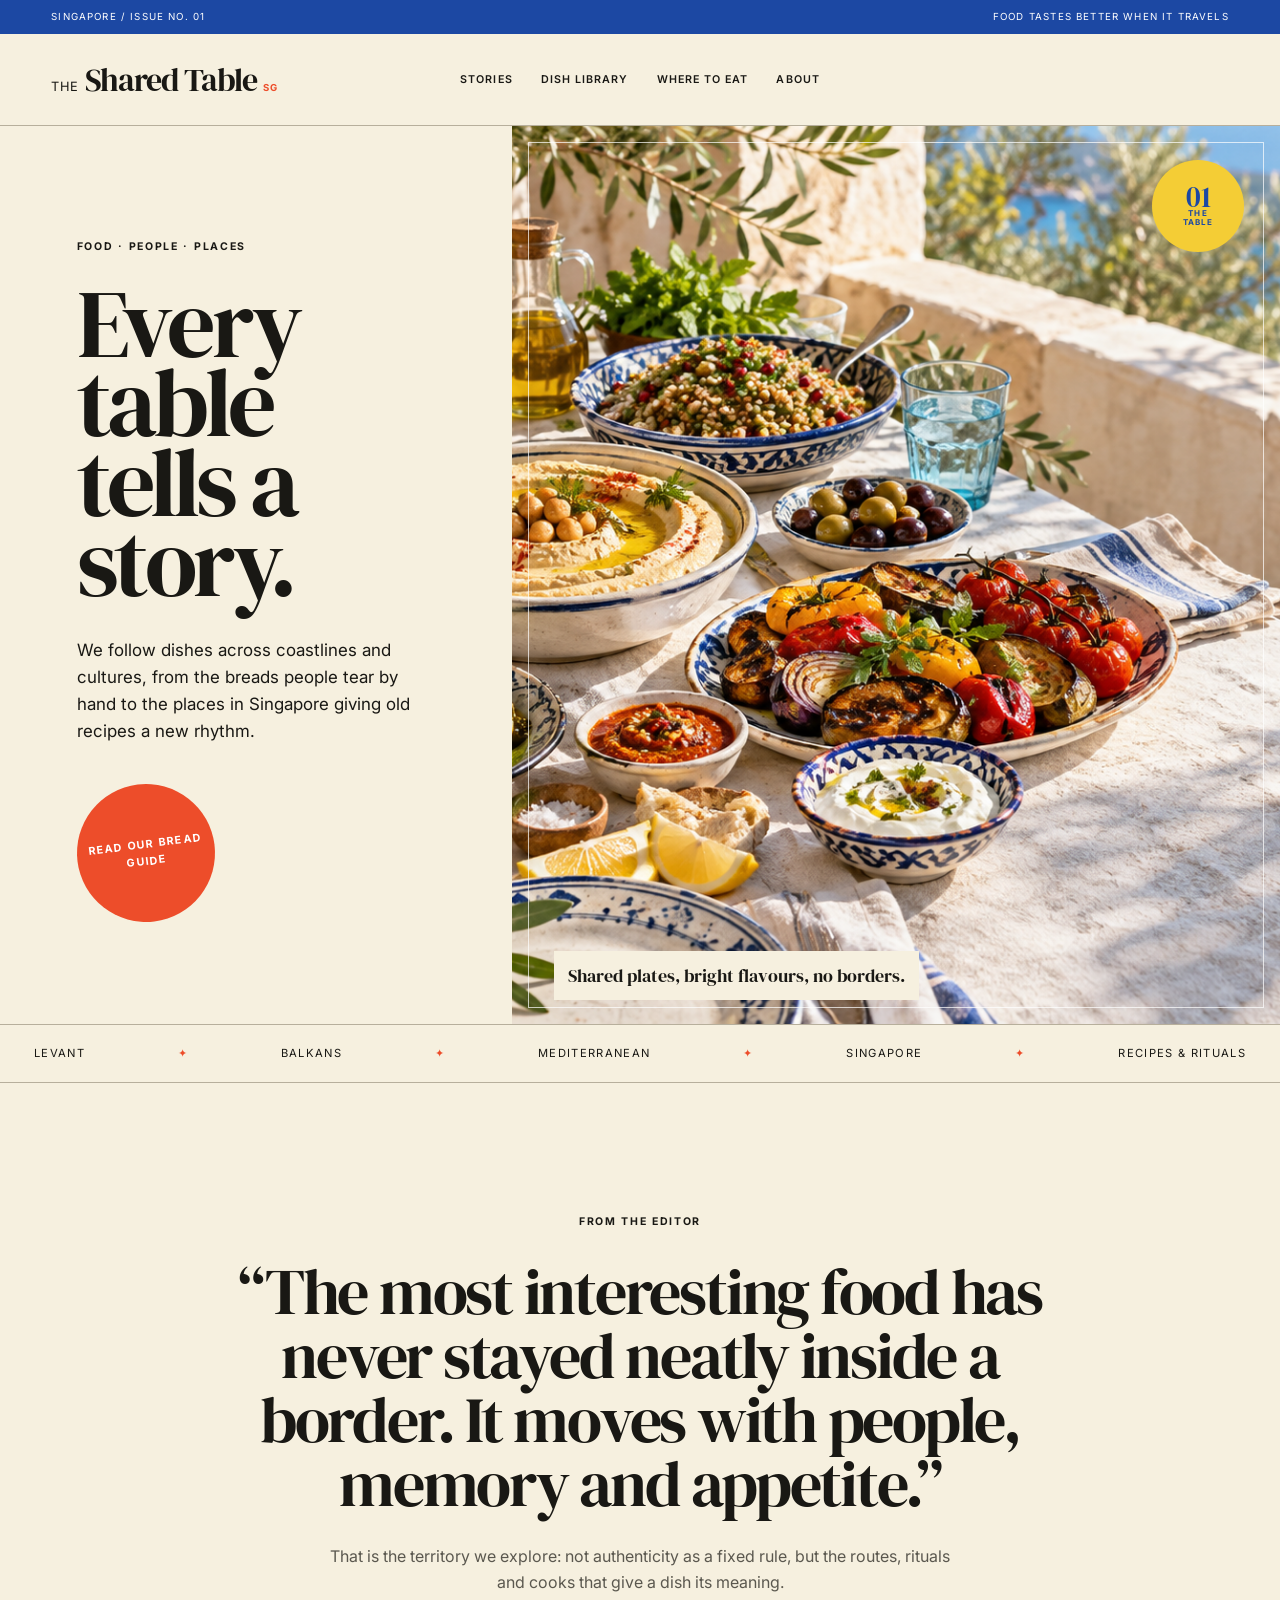
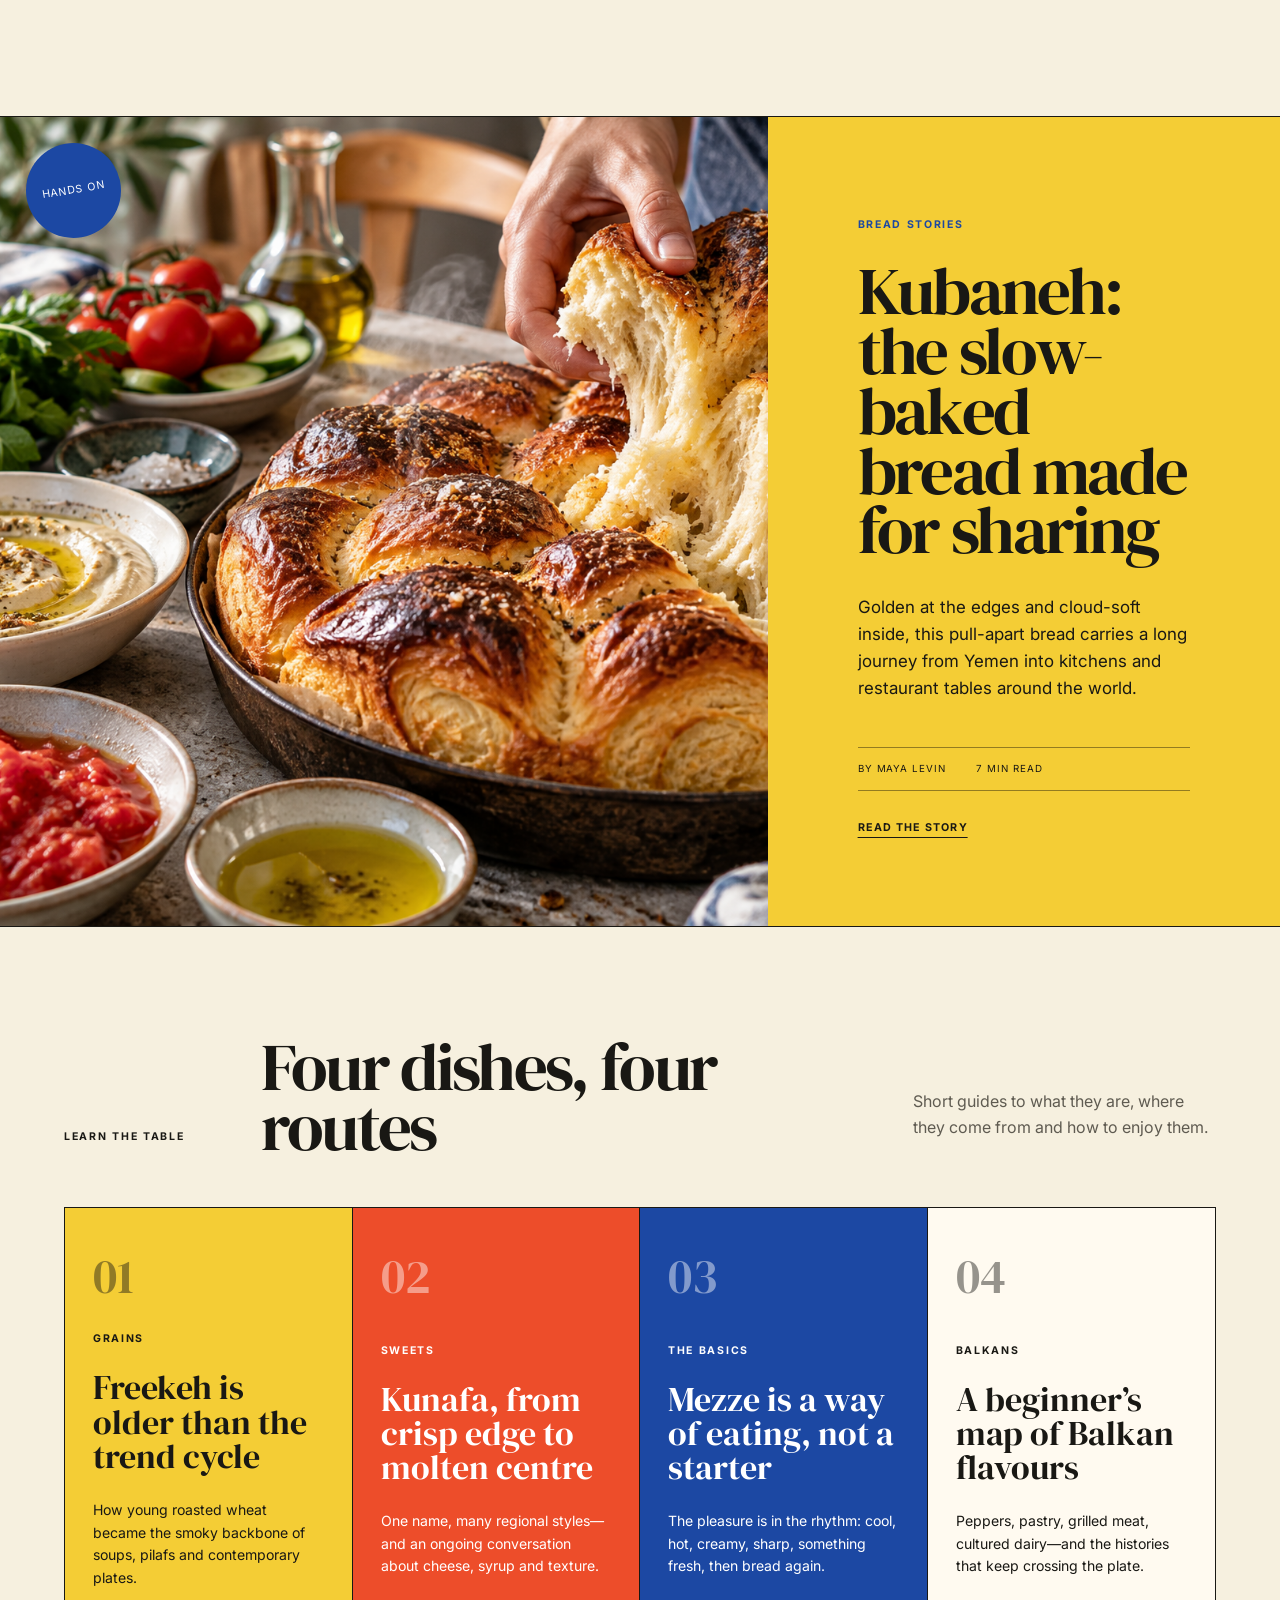
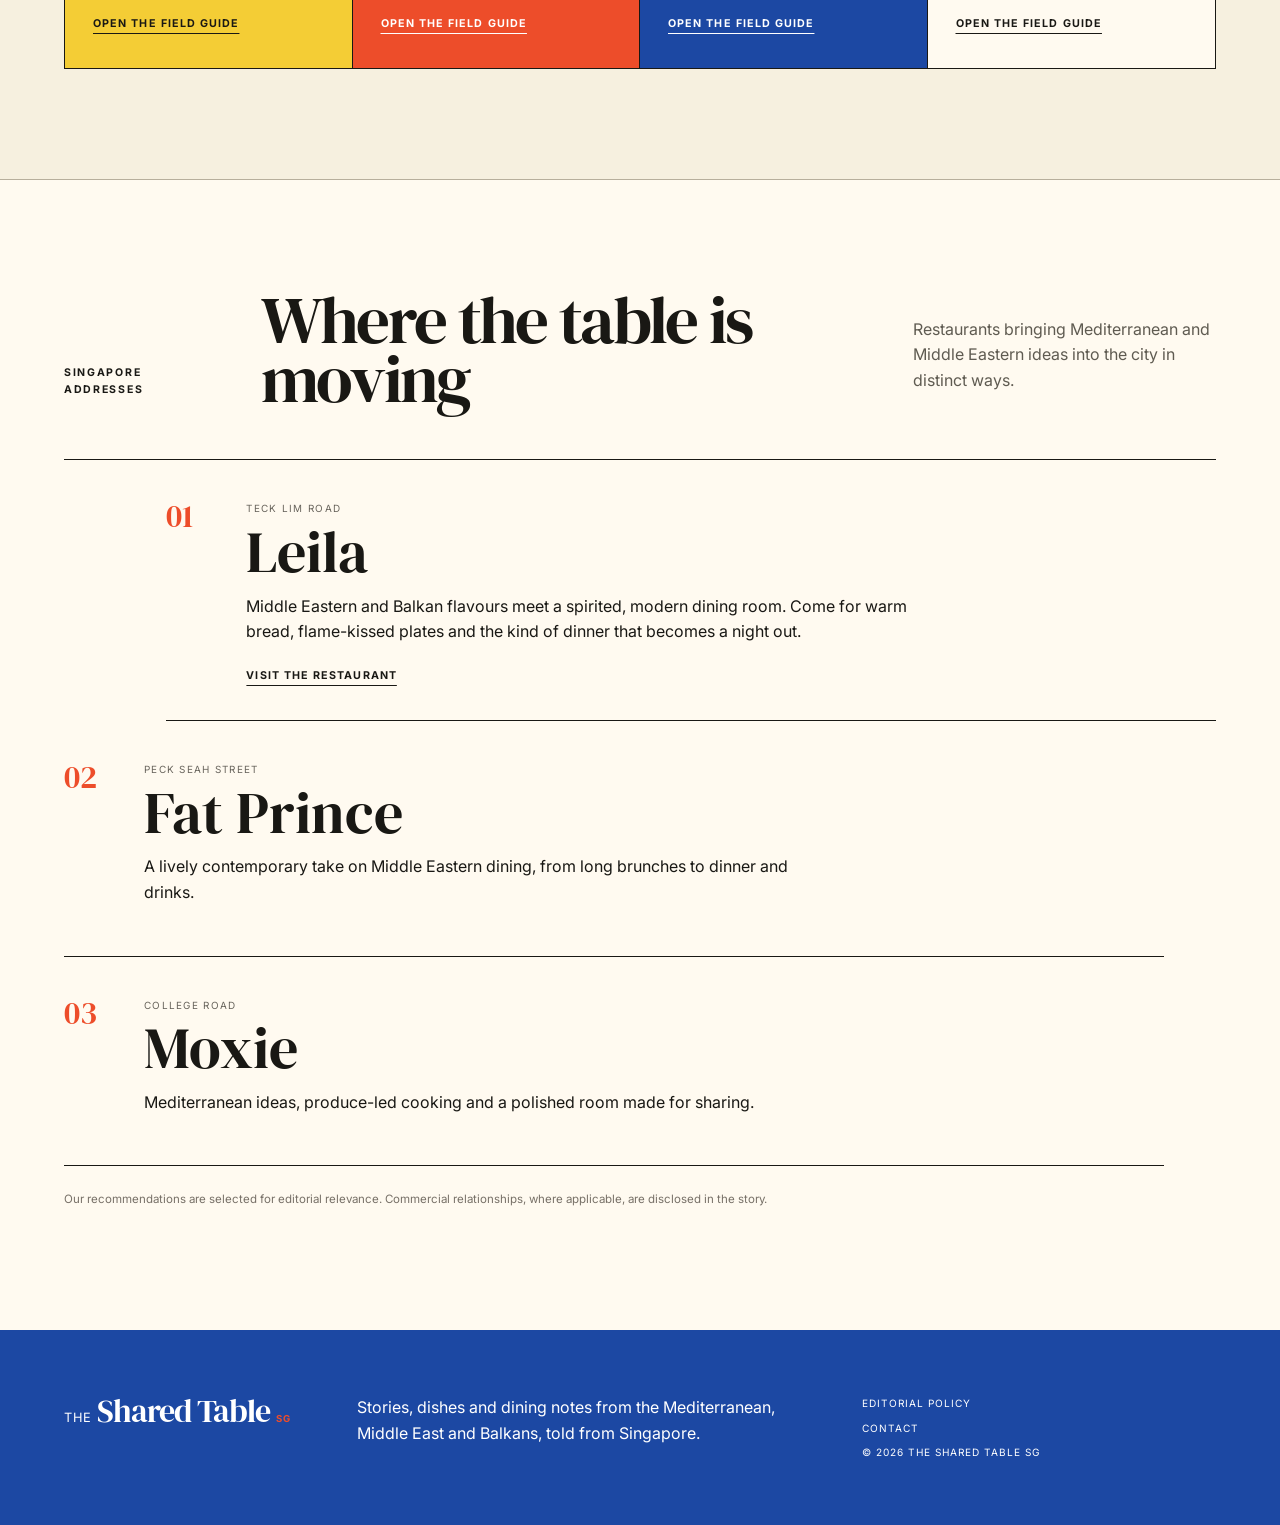
<file: index.html>
<!doctype html>
<html lang="en">
<head>
  <meta charset="utf-8"><meta name="viewport" content="width=device-width, initial-scale=1"><meta name="robots" content="noindex,nofollow">
  <title>The Shared Table SG — Food, culture and the Mediterranean table</title>
  <meta name="description" content="Stories, dishes and dining notes from the Mediterranean, Middle East and Balkans, told from Singapore.">
  <link rel="icon" type="image/svg+xml" href="data:image/svg+xml,%3Csvg xmlns='http://www.w3.org/2000/svg' viewBox='0 0 64 64'%3E%3Crect width='64' height='64' rx='32' fill='%231c48a3'/%3E%3Ccircle cx='32' cy='32' r='17' fill='%23f4cd35'/%3E%3Cpath d='M19 32h26M32 19v26' stroke='%231c48a3' stroke-width='4'/%3E%3C/svg%3E">
  <link rel="preconnect" href="https://fonts.googleapis.com"><link rel="preconnect" href="https://fonts.gstatic.com" crossorigin>
  <link href="https://fonts.googleapis.com/css2?family=DM+Serif+Display:ital@0;1&family=Inter:wght@400;500;600;700&display=swap" rel="stylesheet">
  <link rel="stylesheet" href="styles.css">
</head>
<body>
  <div class="utility"><span>Singapore / Issue No. 01</span><span>Food tastes better when it travels</span></div>
  <header class="site-header">
    <a class="logo" href="index.html"><span>The</span> Shared Table <b>SG</b></a>
    <nav aria-label="Primary navigation"><a href="#stories">Stories</a><a href="#dishes">Dish library</a><a href="#places">Where to eat</a><a href="about.html">About</a></nav>
    <button class="menu" type="button" aria-label="Open menu" aria-expanded="false">Menu</button>
  </header>
  <main>
    <section class="hero">
      <div class="hero-copy"><p class="label">Food · People · Places</p><h1>Every table tells a story.</h1><p>We follow dishes across coastlines and cultures, from the breads people tear by hand to the places in Singapore giving old recipes a new rhythm.</p><a class="round-link" href="kubaneh-guide.html">Read our bread guide</a></div>
      <div class="hero-visual"><img src="assets/mediterranean-table.png" alt="A sunlit Mediterranean table filled with dishes"><span class="stamp">01<br><small>THE<br>TABLE</small></span><p>Shared plates, bright flavours, no borders.</p></div>
    </section>

    <section class="marquee" aria-label="Topics"><span>Levant</span><i>✦</i><span>Balkans</span><i>✦</i><span>Mediterranean</span><i>✦</i><span>Singapore</span><i>✦</i><span>Recipes & rituals</span></section>

    <section class="editor-note">
      <p class="label">From the editor</p>
      <blockquote>“The most interesting food has never stayed neatly inside a border. It moves with people, memory and appetite.”</blockquote>
      <p>That is the territory we explore: not authenticity as a fixed rule, but the routes, rituals and cooks that give a dish its meaning.</p>
    </section>

    <section class="feature" id="stories">
      <div class="feature-image"><img src="assets/kubaneh-bread.png" alt="Fresh braided bread being pulled apart at the table"><span>Hands on</span></div>
      <article><p class="label blue">Bread stories</p><h2>Kubaneh: the slow-baked bread made for sharing</h2><p>Golden at the edges and cloud-soft inside, this pull-apart bread carries a long journey from Yemen into kitchens and restaurant tables around the world.</p><div class="byline"><span>By Maya Levin</span><span>7 min read</span></div><a href="kubaneh-guide.html">Read the story</a></article>
    </section>

    <section class="story-section" id="dishes">
      <div class="section-title"><p class="label">Learn the table</p><h2>Four dishes, four routes</h2><p>Short guides to what they are, where they come from and how to enjoy them.</p></div>
      <div class="story-grid">
        <article class="story yellow"><span class="story-num">01</span><p class="label">Grains</p><h3>Freekeh is older than the trend cycle</h3><p>How young roasted wheat became the smoky backbone of soups, pilafs and contemporary plates.</p><a href="kubaneh-guide.html">Open the field guide</a></article>
        <article class="story tomato"><span class="story-num">02</span><p class="label">Sweets</p><h3>Kunafa, from crisp edge to molten centre</h3><p>One name, many regional styles—and an ongoing conversation about cheese, syrup and texture.</p><a href="kubaneh-guide.html">Open the field guide</a></article>
        <article class="story cobalt"><span class="story-num">03</span><p class="label">The basics</p><h3>Mezze is a way of eating, not a starter</h3><p>The pleasure is in the rhythm: cool, hot, creamy, sharp, something fresh, then bread again.</p><a href="kubaneh-guide.html">Open the field guide</a></article>
        <article class="story cream"><span class="story-num">04</span><p class="label">Balkans</p><h3>A beginner’s map of Balkan flavours</h3><p>Peppers, pastry, grilled meat, cultured dairy—and the histories that keep crossing the plate.</p><a href="kubaneh-guide.html">Open the field guide</a></article>
      </div>
    </section>

    <section class="places" id="places">
      <div class="section-title"><p class="label">Singapore addresses</p><h2>Where the table is moving</h2><p>Restaurants bringing Mediterranean and Middle Eastern ideas into the city in distinct ways.</p></div>
      <div class="place-grid">
        <article class="place-card featured"><p class="number">01</p><div><span>Teck Lim Road</span><h3>Leila</h3><p>Middle Eastern and Balkan flavours meet a spirited, modern dining room. Come for warm bread, flame-kissed plates and the kind of dinner that becomes a night out.</p><a href="https://www.leilasingapore.com/" target="_blank" rel="noopener">Visit the restaurant</a></div></article>
        <article class="place-card"><p class="number">02</p><div><span>Peck Seah Street</span><h3>Fat Prince</h3><p>A lively contemporary take on Middle Eastern dining, from long brunches to dinner and drinks.</p></div></article>
        <article class="place-card"><p class="number">03</p><div><span>College Road</span><h3>Moxie</h3><p>Mediterranean ideas, produce-led cooking and a polished room made for sharing.</p></div></article>
      </div>
      <p class="fine-print">Our recommendations are selected for editorial relevance. Commercial relationships, where applicable, are disclosed in the story.</p>
    </section>
  </main>
  <footer><a class="logo" href="index.html"><span>The</span> Shared Table <b>SG</b></a><p>Stories, dishes and dining notes from the Mediterranean, Middle East and Balkans, told from Singapore.</p><div><a href="about.html">Editorial policy</a><a href="mailto:hello@sharedtable.sg">Contact</a><span>© 2026 The Shared Table SG</span></div></footer>
  <script src="script.js"></script>
</body></html>
</file>
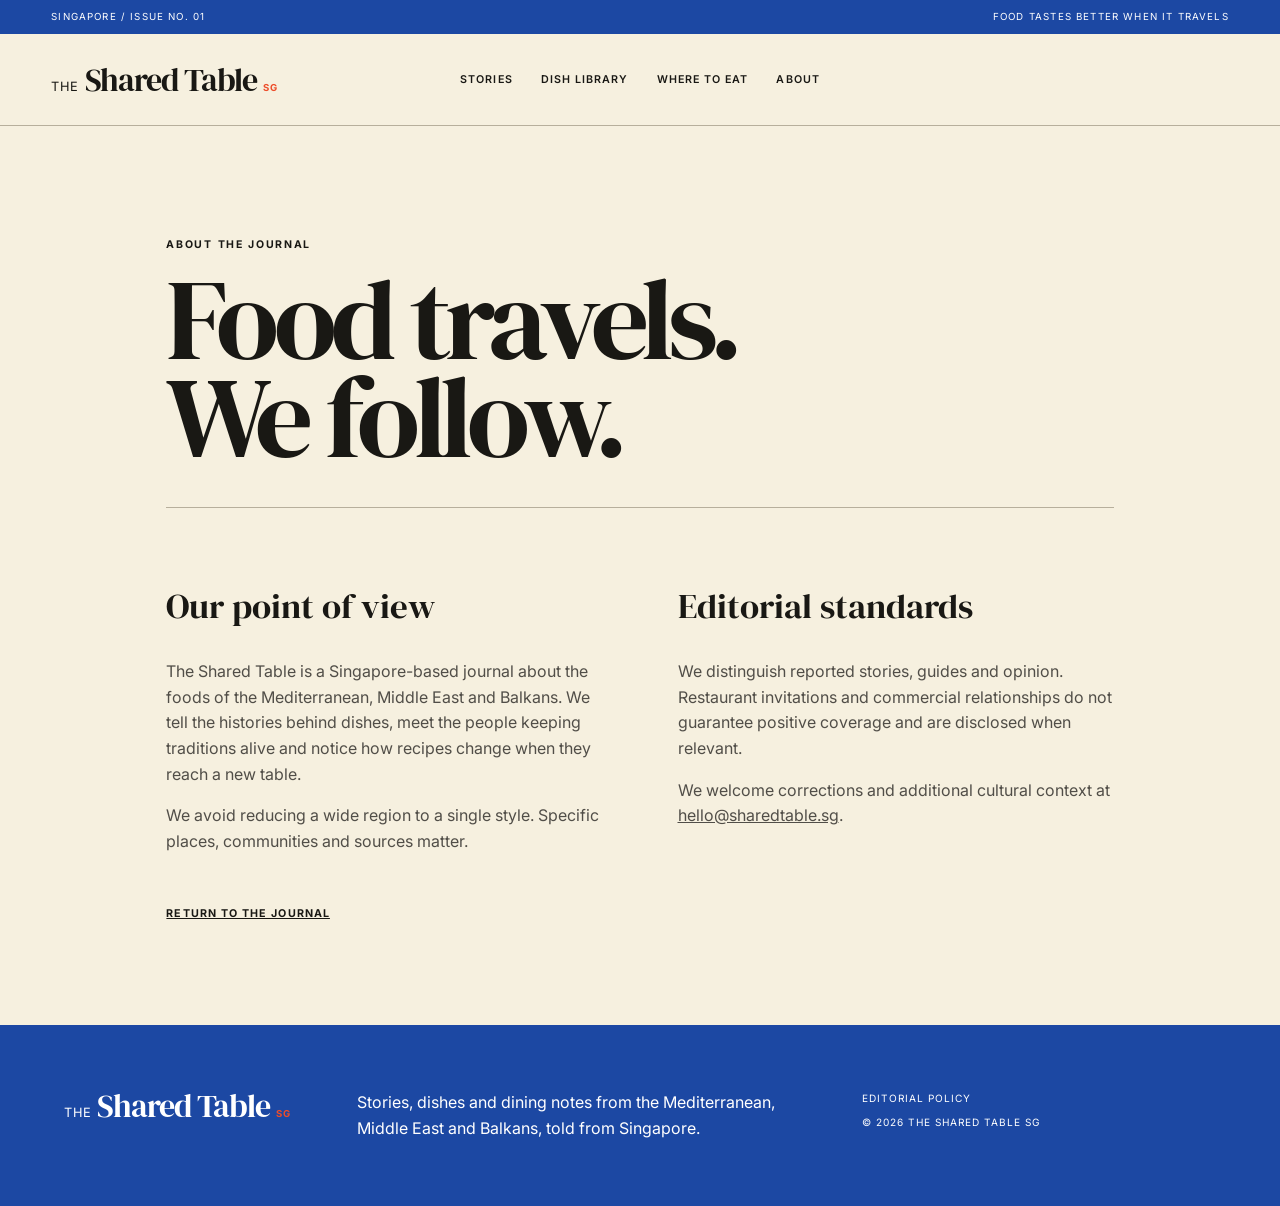
<file: about.html>
<!doctype html><html lang="en"><head><meta charset="utf-8"><meta name="viewport" content="width=device-width, initial-scale=1"><meta name="robots" content="noindex,nofollow"><title>About — The Shared Table SG</title><link rel="icon" type="image/svg+xml" href="data:image/svg+xml,%3Csvg xmlns='http://www.w3.org/2000/svg' viewBox='0 0 64 64'%3E%3Crect width='64' height='64' rx='32' fill='%231c48a3'/%3E%3Ccircle cx='32' cy='32' r='17' fill='%23f4cd35'/%3E%3Cpath d='M19 32h26M32 19v26' stroke='%231c48a3' stroke-width='4'/%3E%3C/svg%3E"><link rel="preconnect" href="https://fonts.googleapis.com"><link rel="preconnect" href="https://fonts.gstatic.com" crossorigin><link href="https://fonts.googleapis.com/css2?family=DM+Serif+Display:ital@0;1&family=Inter:wght@400;500;600;700&display=swap" rel="stylesheet"><link rel="stylesheet" href="styles.css"></head><body><div class="utility"><span>Singapore / Issue No. 01</span><span>Food tastes better when it travels</span></div><header class="site-header"><a class="logo" href="index.html"><span>The</span> Shared Table <b>SG</b></a><nav><a href="index.html#stories">Stories</a><a href="index.html#dishes">Dish library</a><a href="index.html#places">Where to eat</a><a href="about.html">About</a></nav><button class="menu" type="button" aria-label="Open menu">Menu</button></header><main class="about"><p class="label">About the journal</p><h1>Food travels.<br>We follow.</h1><div class="about-grid"><section><h2>Our point of view</h2><p>The Shared Table is a Singapore-based journal about the foods of the Mediterranean, Middle East and Balkans. We tell the histories behind dishes, meet the people keeping traditions alive and notice how recipes change when they reach a new table.</p><p>We avoid reducing a wide region to a single style. Specific places, communities and sources matter.</p></section><section><h2>Editorial standards</h2><p>We distinguish reported stories, guides and opinion. Restaurant invitations and commercial relationships do not guarantee positive coverage and are disclosed when relevant.</p><p>We welcome corrections and additional cultural context at <a href="mailto:hello@sharedtable.sg">hello@sharedtable.sg</a>.</p></section></div><a class="back" href="index.html">Return to the journal</a></main><footer><a class="logo" href="index.html"><span>The</span> Shared Table <b>SG</b></a><p>Stories, dishes and dining notes from the Mediterranean, Middle East and Balkans, told from Singapore.</p><div><a href="about.html">Editorial policy</a><span>© 2026 The Shared Table SG</span></div></footer><script src="script.js"></script></body></html>
</file>
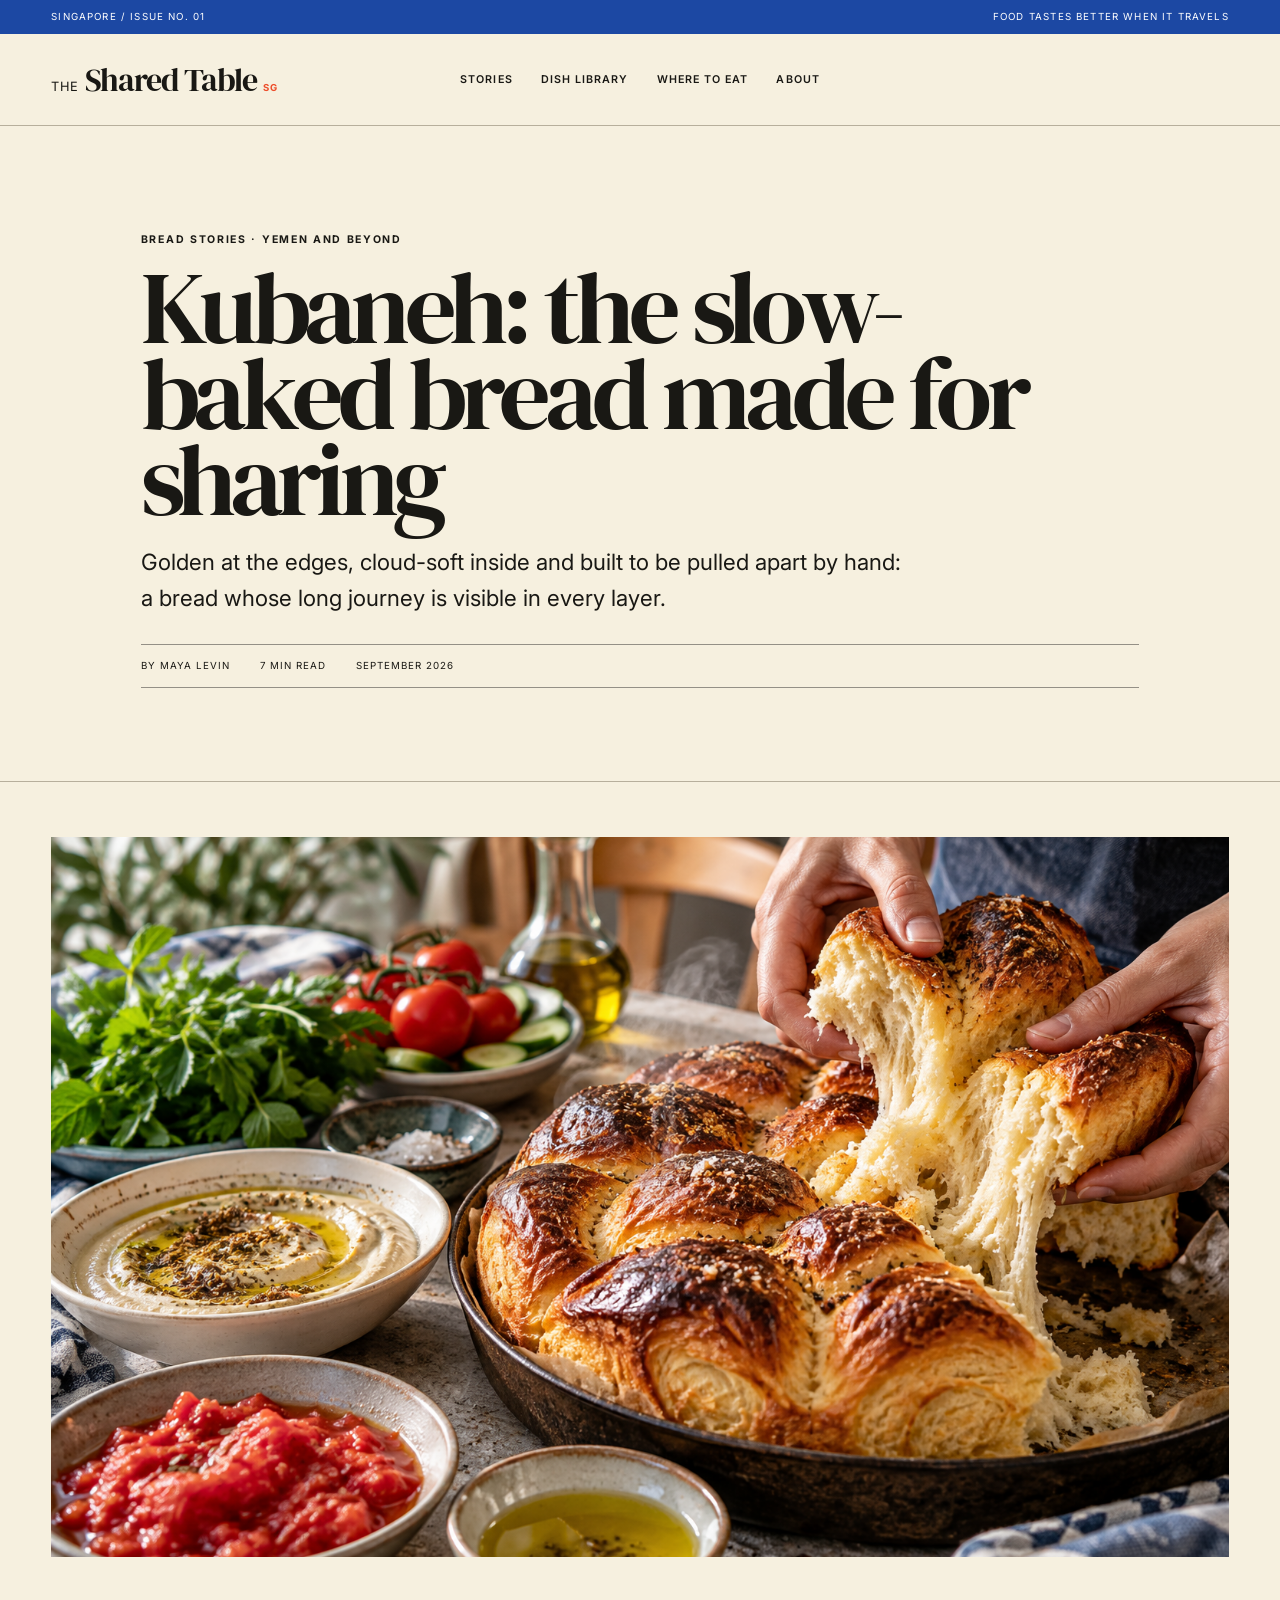
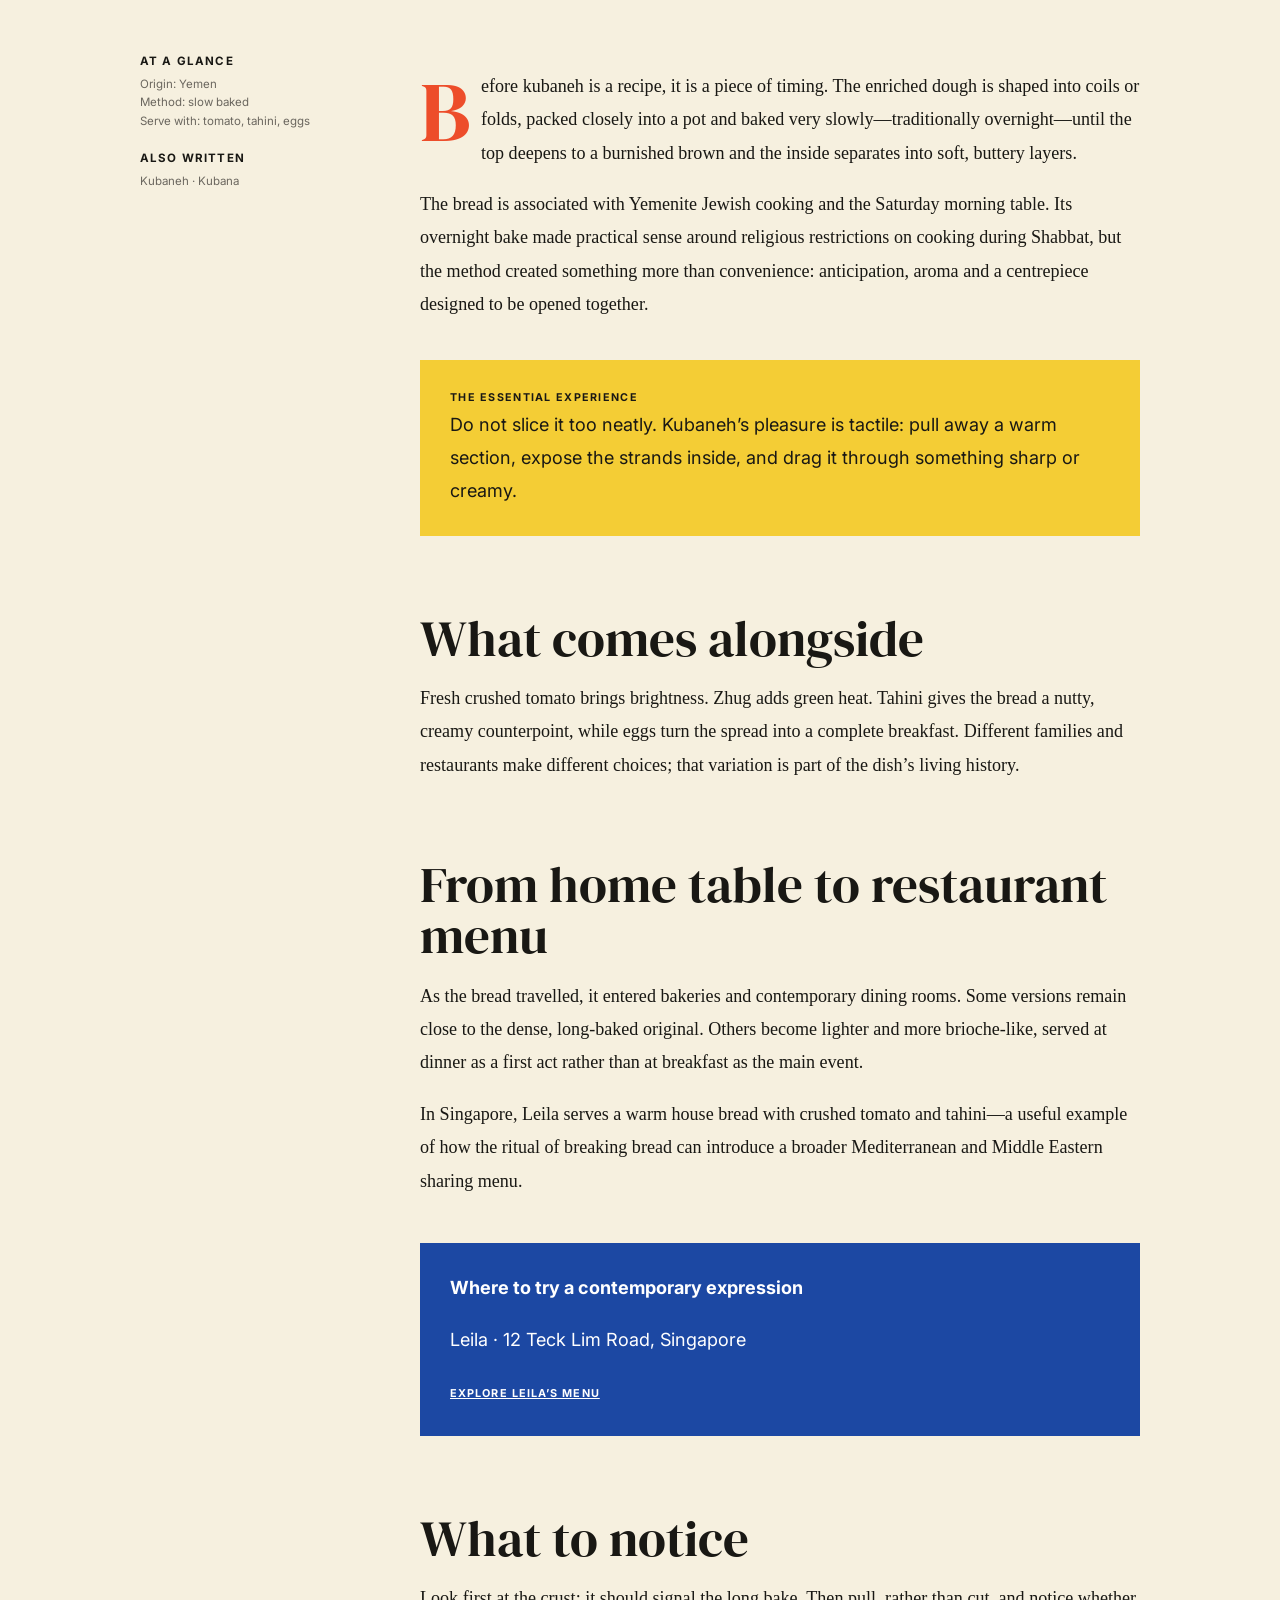
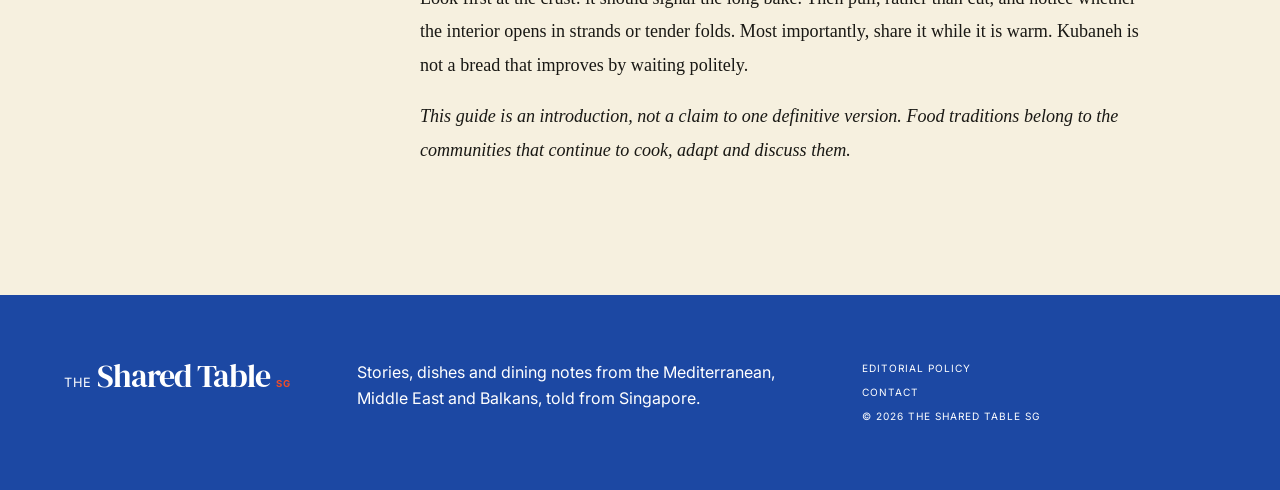
<file: kubaneh-guide.html>
<!doctype html><html lang="en"><head><meta charset="utf-8"><meta name="viewport" content="width=device-width, initial-scale=1"><meta name="robots" content="noindex,nofollow"><title>Kubaneh: The Slow-Baked Bread Made for Sharing — The Shared Table SG</title><meta name="description" content="A short cultural guide to kubaneh, the slow-baked pull-apart bread."><link rel="icon" type="image/svg+xml" href="data:image/svg+xml,%3Csvg xmlns='http://www.w3.org/2000/svg' viewBox='0 0 64 64'%3E%3Crect width='64' height='64' rx='32' fill='%231c48a3'/%3E%3Ccircle cx='32' cy='32' r='17' fill='%23f4cd35'/%3E%3Cpath d='M19 32h26M32 19v26' stroke='%231c48a3' stroke-width='4'/%3E%3C/svg%3E"><link rel="preconnect" href="https://fonts.googleapis.com"><link rel="preconnect" href="https://fonts.gstatic.com" crossorigin><link href="https://fonts.googleapis.com/css2?family=DM+Serif+Display:ital@0;1&family=Inter:wght@400;500;600;700&display=swap" rel="stylesheet"><link rel="stylesheet" href="styles.css"></head><body><div class="utility"><span>Singapore / Issue No. 01</span><span>Food tastes better when it travels</span></div><header class="site-header"><a class="logo" href="index.html"><span>The</span> Shared Table <b>SG</b></a><nav><a href="index.html#stories">Stories</a><a href="index.html#dishes">Dish library</a><a href="index.html#places">Where to eat</a><a href="about.html">About</a></nav><button class="menu" type="button" aria-label="Open menu" aria-expanded="false">Menu</button></header><main><header class="article-header"><p class="label">Bread stories · Yemen and beyond</p><h1>Kubaneh: the slow-baked bread made for sharing</h1><p class="dek">Golden at the edges, cloud-soft inside and built to be pulled apart by hand: a bread whose long journey is visible in every layer.</p><div class="byline"><span>By Maya Levin</span><span>7 min read</span><span>September 2026</span></div></header><img class="article-image" src="assets/kubaneh-bread.png" alt="Hands pulling apart fresh golden kubaneh-style bread"><div class="article-layout"><aside class="article-aside"><strong>At a glance</strong>Origin: Yemen<br>Method: slow baked<br>Serve with: tomato, tahini, eggs<br><br><strong>Also written</strong>Kubaneh · Kubana</aside><article class="prose"><p>Before kubaneh is a recipe, it is a piece of timing. The enriched dough is shaped into coils or folds, packed closely into a pot and baked very slowly—traditionally overnight—until the top deepens to a burnished brown and the inside separates into soft, buttery layers.</p><p>The bread is associated with Yemenite Jewish cooking and the Saturday morning table. Its overnight bake made practical sense around religious restrictions on cooking during Shabbat, but the method created something more than convenience: anticipation, aroma and a centrepiece designed to be opened together.</p><div class="fact-box"><strong>The essential experience</strong>Do not slice it too neatly. Kubaneh’s pleasure is tactile: pull away a warm section, expose the strands inside, and drag it through something sharp or creamy.</div><h2>What comes alongside</h2><p>Fresh crushed tomato brings brightness. Zhug adds green heat. Tahini gives the bread a nutty, creamy counterpoint, while eggs turn the spread into a complete breakfast. Different families and restaurants make different choices; that variation is part of the dish’s living history.</p><h2>From home table to restaurant menu</h2><p>As the bread travelled, it entered bakeries and contemporary dining rooms. Some versions remain close to the dense, long-baked original. Others become lighter and more brioche-like, served at dinner as a first act rather than at breakfast as the main event.</p><p>In Singapore, Leila serves a warm house bread with crushed tomato and tahini—a useful example of how the ritual of breaking bread can introduce a broader Mediterranean and Middle Eastern sharing menu.</p><div class="article-cta"><strong>Where to try a contemporary expression</strong><p>Leila · 12 Teck Lim Road, Singapore</p><a href="https://www.leilasingapore.com/" target="_blank" rel="noopener">Explore Leila’s menu</a></div><h2>What to notice</h2><p>Look first at the crust: it should signal the long bake. Then pull, rather than cut, and notice whether the interior opens in strands or tender folds. Most importantly, share it while it is warm. Kubaneh is not a bread that improves by waiting politely.</p><p><em>This guide is an introduction, not a claim to one definitive version. Food traditions belong to the communities that continue to cook, adapt and discuss them.</em></p></article></div></main><footer><a class="logo" href="index.html"><span>The</span> Shared Table <b>SG</b></a><p>Stories, dishes and dining notes from the Mediterranean, Middle East and Balkans, told from Singapore.</p><div><a href="about.html">Editorial policy</a><a href="mailto:hello@sharedtable.sg">Contact</a><span>© 2026 The Shared Table SG</span></div></footer><script src="script.js"></script></body></html>
</file>
<file: styles.css>
:root{--blue:#1c48a3;--yellow:#f4cd35;--tomato:#ed4d2a;--cream:#f6f0df;--ink:#191814;--line:#b7af9c}*{box-sizing:border-box}html{scroll-behavior:smooth}body{margin:0;background:var(--cream);color:var(--ink);font:16px/1.6 Inter,Arial,sans-serif}img{display:block;max-width:100%}a{color:inherit}.utility{min-height:34px;padding:6px clamp(18px,4vw,60px);display:flex;align-items:center;justify-content:space-between;background:var(--blue);color:#fff;text-transform:uppercase;letter-spacing:.12em;font-size:.61rem}.site-header{height:92px;padding:0 clamp(18px,4vw,60px);display:grid;grid-template-columns:1fr auto 1fr;align-items:center;border-bottom:1px solid var(--line)}.logo{font:2rem/1 "DM Serif Display",serif;text-decoration:none;letter-spacing:-.035em}.logo span{font-size:.8rem;font-family:Inter;letter-spacing:.04em;text-transform:uppercase}.logo b{color:var(--tomato);font:700 .6rem Inter;letter-spacing:.1em}.site-header nav{display:flex;gap:28px}.site-header nav a{text-decoration:none;text-transform:uppercase;letter-spacing:.1em;font-weight:600;font-size:.67rem}.site-header nav a:hover{color:var(--tomato)}.menu{display:none;justify-self:end;background:none;border:0;text-transform:uppercase;letter-spacing:.1em}.hero{display:grid;grid-template-columns:.8fr 1.2fr;min-height:680px;border-bottom:1px solid var(--line)}.hero-copy{padding:clamp(55px,8vw,120px) clamp(25px,6vw,95px);display:flex;flex-direction:column;align-items:flex-start;justify-content:center}.label{text-transform:uppercase;letter-spacing:.16em;font-weight:700;font-size:.66rem}.hero h1{font:400 clamp(4.2rem,7.5vw,8rem)/.83 "DM Serif Display",serif;letter-spacing:-.045em;margin:.18em 0}.hero-copy>p:not(.label){max-width:530px;font-size:1.06rem}.round-link{display:inline-flex;align-items:center;justify-content:center;text-align:center;width:138px;height:138px;border-radius:50%;background:var(--tomato);color:#fff;text-transform:uppercase;text-decoration:none;font-size:.67rem;letter-spacing:.12em;font-weight:700;margin-top:22px;transform:rotate(-7deg);transition:.25s}.round-link:hover{transform:rotate(0deg) scale(1.04);background:var(--blue)}.hero-visual{position:relative;min-height:580px;background:var(--yellow);overflow:hidden}.hero-visual img{width:100%;height:100%;object-fit:cover}.hero-visual:after{content:"";position:absolute;inset:16px;border:1px solid rgba(255,255,255,.7);pointer-events:none}.hero-visual>p{position:absolute;left:42px;bottom:24px;background:var(--cream);padding:10px 14px;margin:0;font-family:"DM Serif Display";font-size:1.15rem}.stamp{position:absolute;right:36px;top:34px;background:var(--yellow);color:var(--blue);width:92px;height:92px;border-radius:50%;display:grid;place-content:center;text-align:center;font:400 1.8rem/.8 "DM Serif Display"}.stamp small{font:700 .5rem/1.1 Inter;letter-spacing:.15em}.marquee{height:58px;display:flex;align-items:center;justify-content:space-around;gap:25px;white-space:nowrap;overflow:hidden;border-bottom:1px solid var(--line);text-transform:uppercase;font-size:.7rem;letter-spacing:.12em}.marquee i{color:var(--tomato);font-style:normal}.editor-note{max-width:930px;margin:0 auto;padding:120px 35px;text-align:center}.editor-note blockquote{font:400 clamp(2.6rem,5vw,5rem)/1 "DM Serif Display",serif;letter-spacing:-.035em;margin:.45em 0}.editor-note>p:last-child{max-width:620px;margin:0 auto;color:#5b584f}.feature{display:grid;grid-template-columns:1.2fr .8fr;background:var(--yellow);border-top:1px solid var(--ink);border-bottom:1px solid var(--ink)}.feature-image{position:relative}.feature-image img{width:100%;height:100%;min-height:620px;object-fit:cover}.feature-image>span{position:absolute;top:26px;left:26px;background:var(--blue);color:#fff;border-radius:50%;width:95px;height:95px;display:grid;place-items:center;text-transform:uppercase;font-size:.66rem;letter-spacing:.08em;transform:rotate(-10deg)}.feature article{padding:clamp(45px,7vw,100px);display:flex;flex-direction:column;justify-content:center}.blue{color:var(--blue)}.feature h2,.section-title h2{font:400 clamp(3rem,5.2vw,5.5rem)/.9 "DM Serif Display",serif;letter-spacing:-.04em;margin:.25em 0}.feature article>p:not(.label){font-size:1.06rem;max-width:600px}.byline{display:flex;gap:30px;border-top:1px solid rgba(0,0,0,.4);border-bottom:1px solid rgba(0,0,0,.4);padding:13px 0;margin:28px 0;text-transform:uppercase;font-size:.61rem;letter-spacing:.1em}.feature article>a,.story a,.place-card a{text-transform:uppercase;font-size:.67rem;letter-spacing:.1em;font-weight:700;text-underline-offset:6px}.story-section,.places{padding:110px clamp(18px,5vw,78px)}.section-title{display:grid;grid-template-columns:.5fr 2fr 1fr;gap:45px;align-items:end;margin-bottom:50px}.section-title h2{margin:0}.section-title>p:last-child{color:#5f5b51;max-width:400px}.story-grid{display:grid;grid-template-columns:repeat(4,1fr);border:1px solid var(--ink)}.story{padding:35px 28px;min-height:460px;display:flex;flex-direction:column;border-right:1px solid var(--ink)}.story:last-child{border:0}.story.yellow{background:var(--yellow)}.story.tomato{background:var(--tomato);color:#fff}.story.cobalt{background:var(--blue);color:#fff}.story.cream{background:#fffaf0}.story-num{font:400 3rem "DM Serif Display";opacity:.45;margin-bottom:auto}.story h3{font:400 2.1rem/1.02 "DM Serif Display";margin:.35em 0}.story p:not(.label){font-size:.88rem}.story a{margin-top:auto}.places{background:#fffaf0;border-top:1px solid var(--line)}.place-grid{border-top:1px solid var(--ink)}.place-card{display:grid;grid-template-columns:80px 1fr;padding:34px 0;border-bottom:1px solid var(--ink);max-width:1100px}.place-card .number{font:400 2rem "DM Serif Display";color:var(--tomato);margin:0}.place-card span{font-size:.62rem;text-transform:uppercase;letter-spacing:.13em;color:#68645c}.place-card h3{font:400 clamp(2.4rem,4.5vw,4.7rem)/.9 "DM Serif Display";margin:.1em 0}.place-card p{max-width:680px}.place-card.featured{margin-left:8vw}.fine-print{font-size:.72rem;color:#777067;margin-top:24px}footer{padding:65px clamp(18px,5vw,78px);background:var(--blue);color:#fff;display:grid;grid-template-columns:.7fr 1.3fr 1fr;gap:45px}footer p{max-width:500px;margin:0}footer>div{display:flex;flex-direction:column;gap:8px;text-transform:uppercase;font-size:.63rem;letter-spacing:.1em}footer a{text-decoration:none}
.article-header{padding:95px clamp(22px,11vw,180px) 65px;border-bottom:1px solid var(--line)}.article-header h1{font:400 clamp(4rem,8vw,8.5rem)/.84 "DM Serif Display";letter-spacing:-.055em;max-width:1200px;margin:.15em 0}.article-header .dek{font-size:clamp(1.1rem,2vw,1.4rem);max-width:760px}.article-image{width:calc(100% - 8vw);height:min(62vw,720px);object-fit:cover;margin:55px auto}.article-layout{display:grid;grid-template-columns:200px minmax(0,720px);gap:80px;justify-content:center;padding:40px 5vw 110px}.article-aside{font-size:.72rem;color:#6b675f}.article-aside strong{display:block;text-transform:uppercase;letter-spacing:.1em;color:var(--ink);margin-bottom:5px}.prose{font-family:Georgia,serif;font-size:1.13rem;line-height:1.85}.prose>p:first-child:first-letter{float:left;font:400 5.3rem/.8 "DM Serif Display";color:var(--tomato);margin:8px 10px 0 0}.prose h2{font:400 clamp(2.2rem,4vw,3.8rem)/1 "DM Serif Display";margin:1.5em 0 .3em}.fact-box{background:var(--yellow);padding:28px 30px;margin:38px 0;font-family:Inter}.fact-box strong{display:block;text-transform:uppercase;letter-spacing:.12em;font-size:.67rem}.article-cta{background:var(--blue);color:#fff;padding:28px 30px;margin-top:45px;font-family:Inter}.article-cta a{text-transform:uppercase;font-size:.68rem;letter-spacing:.1em;font-weight:700}.about{padding:100px clamp(22px,13vw,220px);min-height:70vh}.about h1{font:400 clamp(4rem,9vw,9rem)/.85 "DM Serif Display";letter-spacing:-.055em;margin:.15em 0 .35em}.about-grid{display:grid;grid-template-columns:1fr 1fr;gap:75px;border-top:1px solid var(--line);padding-top:45px}.about-grid h2{font:400 2.2rem "DM Serif Display"}.about-grid p{color:#514e48}.back{display:inline-block;margin-top:35px;text-transform:uppercase;font-size:.67rem;letter-spacing:.1em;font-weight:700}
@media(max-width:950px){.site-header{grid-template-columns:1fr auto}.site-header nav{display:none}.menu{display:block}.site-header nav.open{display:flex;position:absolute;z-index:5;left:0;right:0;top:126px;background:var(--cream);border-bottom:1px solid var(--line);padding:28px;flex-direction:column}.hero,.feature{grid-template-columns:1fr}.hero-copy{min-height:570px}.hero-visual{min-height:560px}.section-title{grid-template-columns:1fr;gap:10px}.story-grid{grid-template-columns:1fr 1fr}.story:nth-child(2){border-right:0}.story:nth-child(-n+2){border-bottom:1px solid var(--ink)}footer{grid-template-columns:1fr}.article-layout{grid-template-columns:1fr;gap:25px}.article-aside{border-bottom:1px solid var(--line);padding-bottom:22px}.about-grid{grid-template-columns:1fr;gap:25px}}
@media(max-width:650px){.utility span:last-child{display:none}.site-header{height:78px}.site-header nav.open{top:112px}.logo{font-size:1.7rem}.hero h1{font-size:4.4rem}.hero-copy{padding:60px 24px;min-height:560px}.hero-visual{min-height:430px}.hero-visual>p{left:20px;right:20px;font-size:1rem}.editor-note{padding:85px 25px}.editor-note blockquote{font-size:2.8rem}.feature-image img{min-height:420px}.feature article{padding:55px 24px}.feature h2,.section-title h2{font-size:3.2rem}.story-section,.places{padding-top:75px;padding-bottom:75px}.story-grid{grid-template-columns:1fr}.story{min-height:400px;border-right:0;border-bottom:1px solid var(--ink)}.story:nth-child(3){border-bottom:1px solid var(--ink)}.place-card,.place-card.featured{margin-left:0;grid-template-columns:48px 1fr}.marquee{justify-content:flex-start;padding-left:20px}.article-header{padding-top:65px}.article-header h1{font-size:4.2rem}.article-image{width:100%;height:70vw;min-height:340px}.article-layout{padding-top:20px}.about{padding-top:70px}.about-grid{grid-template-columns:1fr}}
</file>
